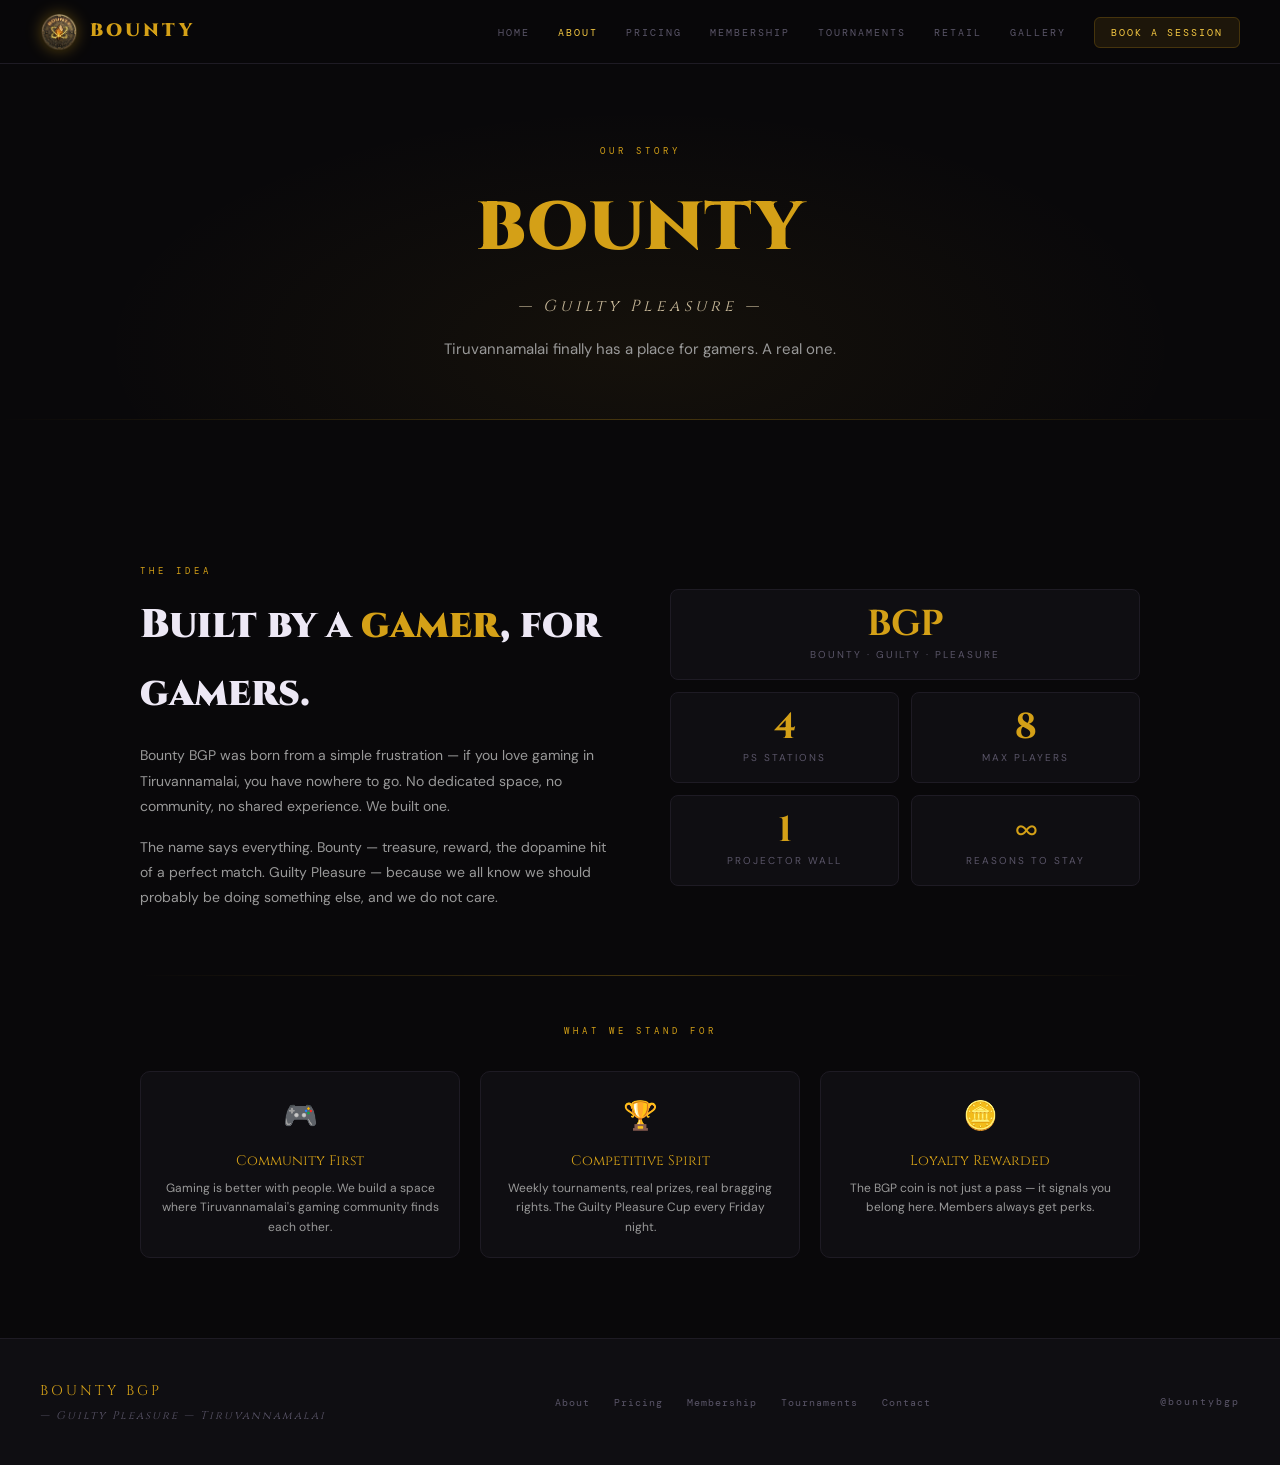
<file: about.html>
<!DOCTYPE html>
<html lang="en">
<head>
<meta charset="UTF-8"/>
<meta name="viewport" content="width=device-width,initial-scale=1.0"/>
<title>About · Bounty BGP</title>
<link rel="stylesheet" href="../css/style.css"/>
<style>
.page-hero{padding:80px 0 56px;text-align:center;background:radial-gradient(ellipse at 50% 80%,rgba(212,160,23,.06) 0%,transparent 60%)}
.page-hero h1{color:var(--gold);margin-bottom:6px}
.tag-line{font-family:"Cinzel",serif;font-size:16px;font-style:italic;color:var(--parchment);letter-spacing:4px;margin-bottom:16px}
.about-grid{display:grid;grid-template-columns:1fr 1fr;gap:60px;align-items:center;padding:64px 0}
.sb{background:var(--surface);border:1px solid var(--border);border-radius:8px;padding:16px;text-align:center}
.bn{font-family:"Cinzel",serif;font-size:36px;font-weight:700;color:var(--gold);line-height:1}
.bl{font-size:10px;color:var(--muted);letter-spacing:2px;text-transform:uppercase;margin-top:4px}
.vc{background:var(--surface);border:1px solid var(--border);border-radius:10px;padding:20px;text-align:center}
.vi{font-size:28px;margin-bottom:10px}
.vt{font-family:"Cinzel",serif;font-size:14px;color:var(--gold);margin-bottom:6px}
.vd{font-size:12px;color:#999;line-height:1.6}
</style>
</head>
<body>
<nav>
  <a href="../index.html" class="nav-brand">
    <img class="nav-coin" src="[data-uri]" alt="BGP"/>
    <span class="nav-title">BOUNTY</span>
  </a>
  <ul class="nav-links"><li><a href="../index.html">Home</a></li>
<li><a href="about.html" class="active">About</a></li>
<li><a href="pricing.html">Pricing</a></li>
<li><a href="membership.html">Membership</a></li>
<li><a href="tournaments.html">Tournaments</a></li>
<li><a href="retail.html">Retail</a></li>
<li><a href="gallery.html">Gallery</a></li>
<li><a href="contact.html" class="nav-book">Book a Session</a></li></ul>
</nav>

<section class="page-hero"><div class="container">
  <div class="section-label">Our Story</div><h1>BOUNTY</h1>
  <div class="tag-line">— Guilty Pleasure —</div>
  <p style="color:#999;max-width:500px;margin:0 auto;font-size:15px;line-height:1.8">Tiruvannamalai finally has a place for gamers. A real one.</p>
</div></section>
<div class="divider"></div>
<section><div class="container">
  <div class="about-grid">
    <div>
      <div class="section-label">The Idea</div>
      <h2>Built by a <span class="gold">gamer</span>, for gamers.</h2>
      <p style="color:#999;margin:16px 0;line-height:1.8">Bounty BGP was born from a simple frustration — if you love gaming in Tiruvannamalai, you have nowhere to go. No dedicated space, no community, no shared experience. We built one.</p>
      <p style="color:#999;line-height:1.8">The name says everything. Bounty — treasure, reward, the dopamine hit of a perfect match. Guilty Pleasure — because we all know we should probably be doing something else, and we do not care.</p>
    </div>
    <div style="display:grid;grid-template-columns:1fr 1fr;gap:12px">
      <div class="sb" style="grid-column:span 2"><div class="bn">BGP</div><div class="bl">Bounty &middot; Guilty &middot; Pleasure</div></div>
      <div class="sb"><div class="bn">4</div><div class="bl">PS Stations</div></div>
      <div class="sb"><div class="bn">8</div><div class="bl">Max Players</div></div>
      <div class="sb"><div class="bn">1</div><div class="bl">Projector Wall</div></div>
      <div class="sb"><div class="bn">&#8734;</div><div class="bl">Reasons to Stay</div></div>
    </div>
  </div>
  <div class="divider" style="margin:0 0 48px"></div>
  <div class="section-label" style="text-align:center;margin-bottom:32px">What We Stand For</div>
  <div class="grid-3">
    <div class="vc"><div class="vi">&#x1F3AE;</div><div class="vt">Community First</div><div class="vd">Gaming is better with people. We build a space where Tiruvannamalai&apos;s gaming community finds each other.</div></div>
    <div class="vc"><div class="vi">&#x1F3C6;</div><div class="vt">Competitive Spirit</div><div class="vd">Weekly tournaments, real prizes, real bragging rights. The Guilty Pleasure Cup every Friday night.</div></div>
    <div class="vc"><div class="vi">&#x1FA99;</div><div class="vt">Loyalty Rewarded</div><div class="vd">The BGP coin is not just a pass — it signals you belong here. Members always get perks.</div></div>
  </div>
</div></section>
<footer>
  <div><div class="footer-brand">BOUNTY BGP</div><div class="footer-tagline">— Guilty Pleasure — Tiruvannamalai</div></div>
  <ul class="footer-links">
    <li><a href="about.html">About</a></li>
    <li><a href="pricing.html">Pricing</a></li>
    <li><a href="membership.html">Membership</a></li>
    <li><a href="tournaments.html">Tournaments</a></li>
    <li><a href="contact.html">Contact</a></li>
  </ul>
  <div class="footer-social">@bountybgp</div>
</footer>
</body>
</html>
</file>
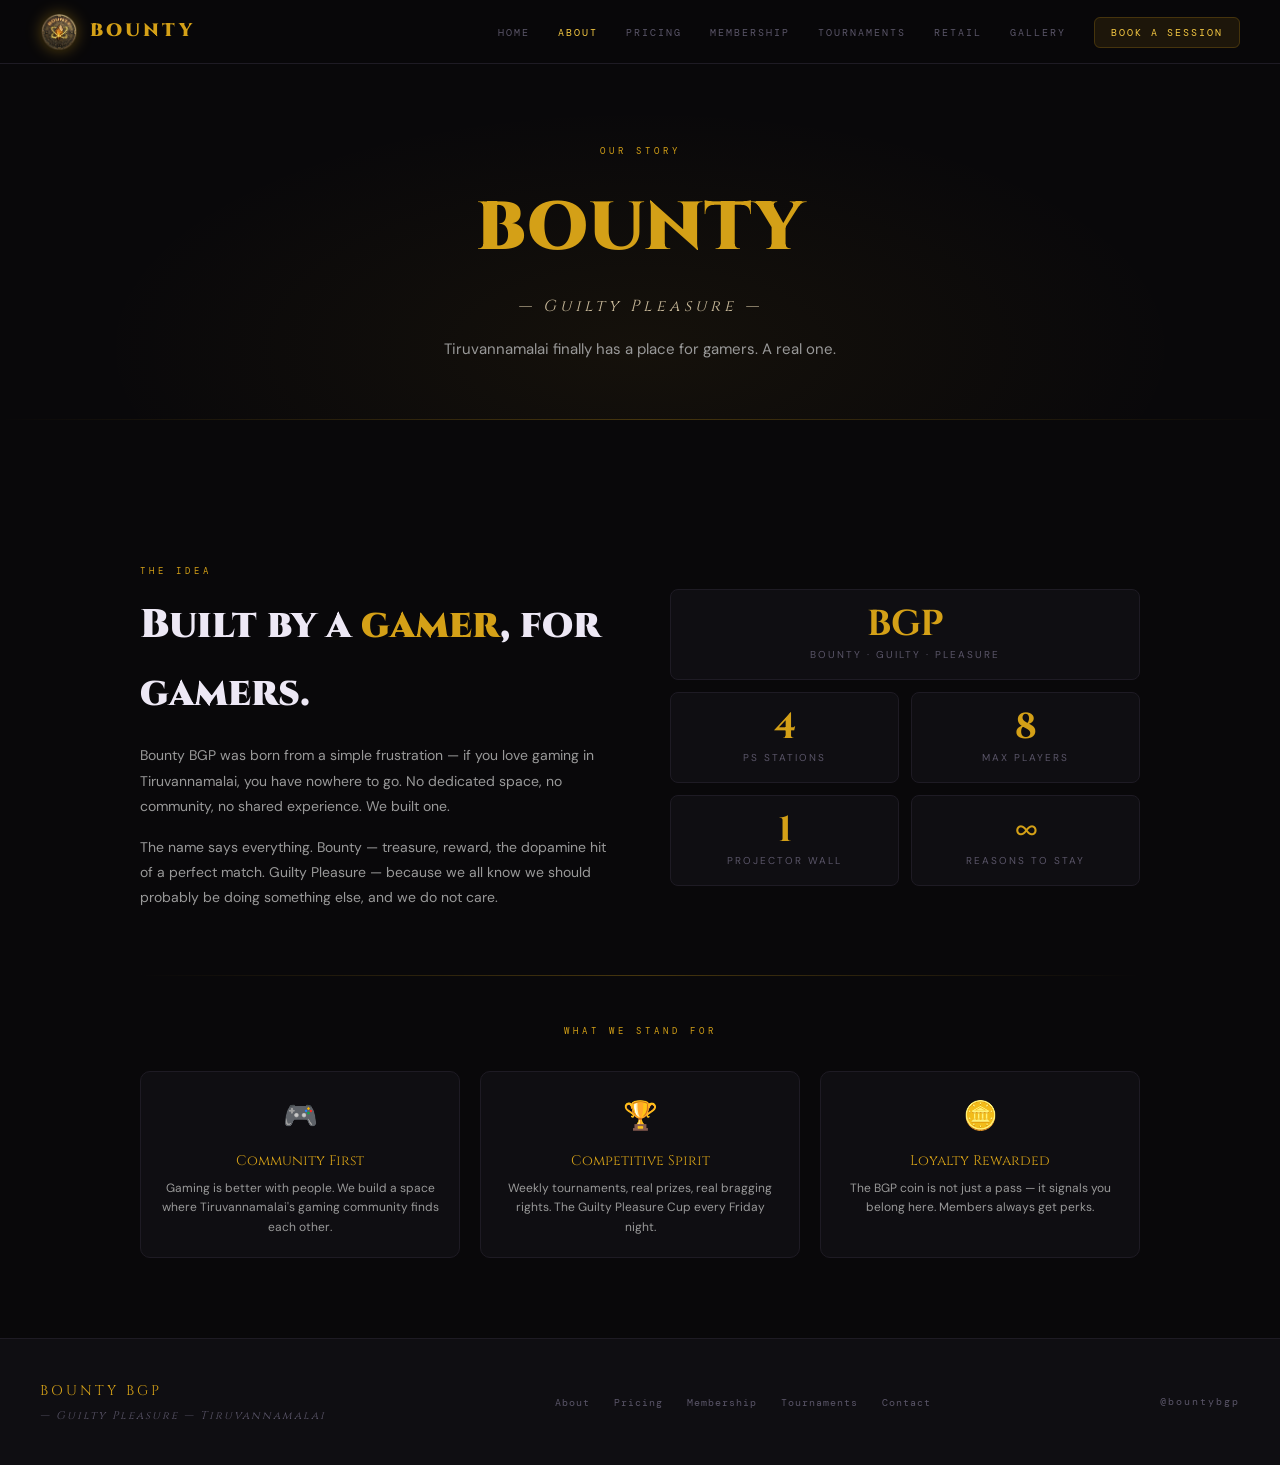
<file: pages/about.html>
<!DOCTYPE html>
<html lang="en">
<head>
<meta charset="UTF-8"/>
<meta name="viewport" content="width=device-width,initial-scale=1.0"/>
<title>About · Bounty BGP</title>
<link rel="stylesheet" href="../css/style.css"/>
<style>
.page-hero{padding:80px 0 56px;text-align:center;background:radial-gradient(ellipse at 50% 80%,rgba(212,160,23,.06) 0%,transparent 60%)}
.page-hero h1{color:var(--gold);margin-bottom:6px}
.tag-line{font-family:"Cinzel",serif;font-size:16px;font-style:italic;color:var(--parchment);letter-spacing:4px;margin-bottom:16px}
.about-grid{display:grid;grid-template-columns:1fr 1fr;gap:60px;align-items:center;padding:64px 0}
.sb{background:var(--surface);border:1px solid var(--border);border-radius:8px;padding:16px;text-align:center}
.bn{font-family:"Cinzel",serif;font-size:36px;font-weight:700;color:var(--gold);line-height:1}
.bl{font-size:10px;color:var(--muted);letter-spacing:2px;text-transform:uppercase;margin-top:4px}
.vc{background:var(--surface);border:1px solid var(--border);border-radius:10px;padding:20px;text-align:center}
.vi{font-size:28px;margin-bottom:10px}
.vt{font-family:"Cinzel",serif;font-size:14px;color:var(--gold);margin-bottom:6px}
.vd{font-size:12px;color:#999;line-height:1.6}
</style>
</head>
<body>
<nav>
  <a href="../index.html" class="nav-brand">
    <img class="nav-coin" src="[data-uri]" alt="BGP"/>
    <span class="nav-title">BOUNTY</span>
  </a>
  <ul class="nav-links"><li><a href="../index.html">Home</a></li>
<li><a href="about.html" class="active">About</a></li>
<li><a href="pricing.html">Pricing</a></li>
<li><a href="membership.html">Membership</a></li>
<li><a href="tournaments.html">Tournaments</a></li>
<li><a href="retail.html">Retail</a></li>
<li><a href="gallery.html">Gallery</a></li>
<li><a href="contact.html" class="nav-book">Book a Session</a></li></ul>
</nav>

<section class="page-hero"><div class="container">
  <div class="section-label">Our Story</div><h1>BOUNTY</h1>
  <div class="tag-line">— Guilty Pleasure —</div>
  <p style="color:#999;max-width:500px;margin:0 auto;font-size:15px;line-height:1.8">Tiruvannamalai finally has a place for gamers. A real one.</p>
</div></section>
<div class="divider"></div>
<section><div class="container">
  <div class="about-grid">
    <div>
      <div class="section-label">The Idea</div>
      <h2>Built by a <span class="gold">gamer</span>, for gamers.</h2>
      <p style="color:#999;margin:16px 0;line-height:1.8">Bounty BGP was born from a simple frustration — if you love gaming in Tiruvannamalai, you have nowhere to go. No dedicated space, no community, no shared experience. We built one.</p>
      <p style="color:#999;line-height:1.8">The name says everything. Bounty — treasure, reward, the dopamine hit of a perfect match. Guilty Pleasure — because we all know we should probably be doing something else, and we do not care.</p>
    </div>
    <div style="display:grid;grid-template-columns:1fr 1fr;gap:12px">
      <div class="sb" style="grid-column:span 2"><div class="bn">BGP</div><div class="bl">Bounty &middot; Guilty &middot; Pleasure</div></div>
      <div class="sb"><div class="bn">4</div><div class="bl">PS Stations</div></div>
      <div class="sb"><div class="bn">8</div><div class="bl">Max Players</div></div>
      <div class="sb"><div class="bn">1</div><div class="bl">Projector Wall</div></div>
      <div class="sb"><div class="bn">&#8734;</div><div class="bl">Reasons to Stay</div></div>
    </div>
  </div>
  <div class="divider" style="margin:0 0 48px"></div>
  <div class="section-label" style="text-align:center;margin-bottom:32px">What We Stand For</div>
  <div class="grid-3">
    <div class="vc"><div class="vi">&#x1F3AE;</div><div class="vt">Community First</div><div class="vd">Gaming is better with people. We build a space where Tiruvannamalai&apos;s gaming community finds each other.</div></div>
    <div class="vc"><div class="vi">&#x1F3C6;</div><div class="vt">Competitive Spirit</div><div class="vd">Weekly tournaments, real prizes, real bragging rights. The Guilty Pleasure Cup every Friday night.</div></div>
    <div class="vc"><div class="vi">&#x1FA99;</div><div class="vt">Loyalty Rewarded</div><div class="vd">The BGP coin is not just a pass — it signals you belong here. Members always get perks.</div></div>
  </div>
</div></section>
<footer>
  <div><div class="footer-brand">BOUNTY BGP</div><div class="footer-tagline">— Guilty Pleasure — Tiruvannamalai</div></div>
  <ul class="footer-links">
    <li><a href="about.html">About</a></li>
    <li><a href="pricing.html">Pricing</a></li>
    <li><a href="membership.html">Membership</a></li>
    <li><a href="tournaments.html">Tournaments</a></li>
    <li><a href="contact.html">Contact</a></li>
  </ul>
  <div class="footer-social">@bountybgp</div>
</footer>
</body>
</html>
</file>
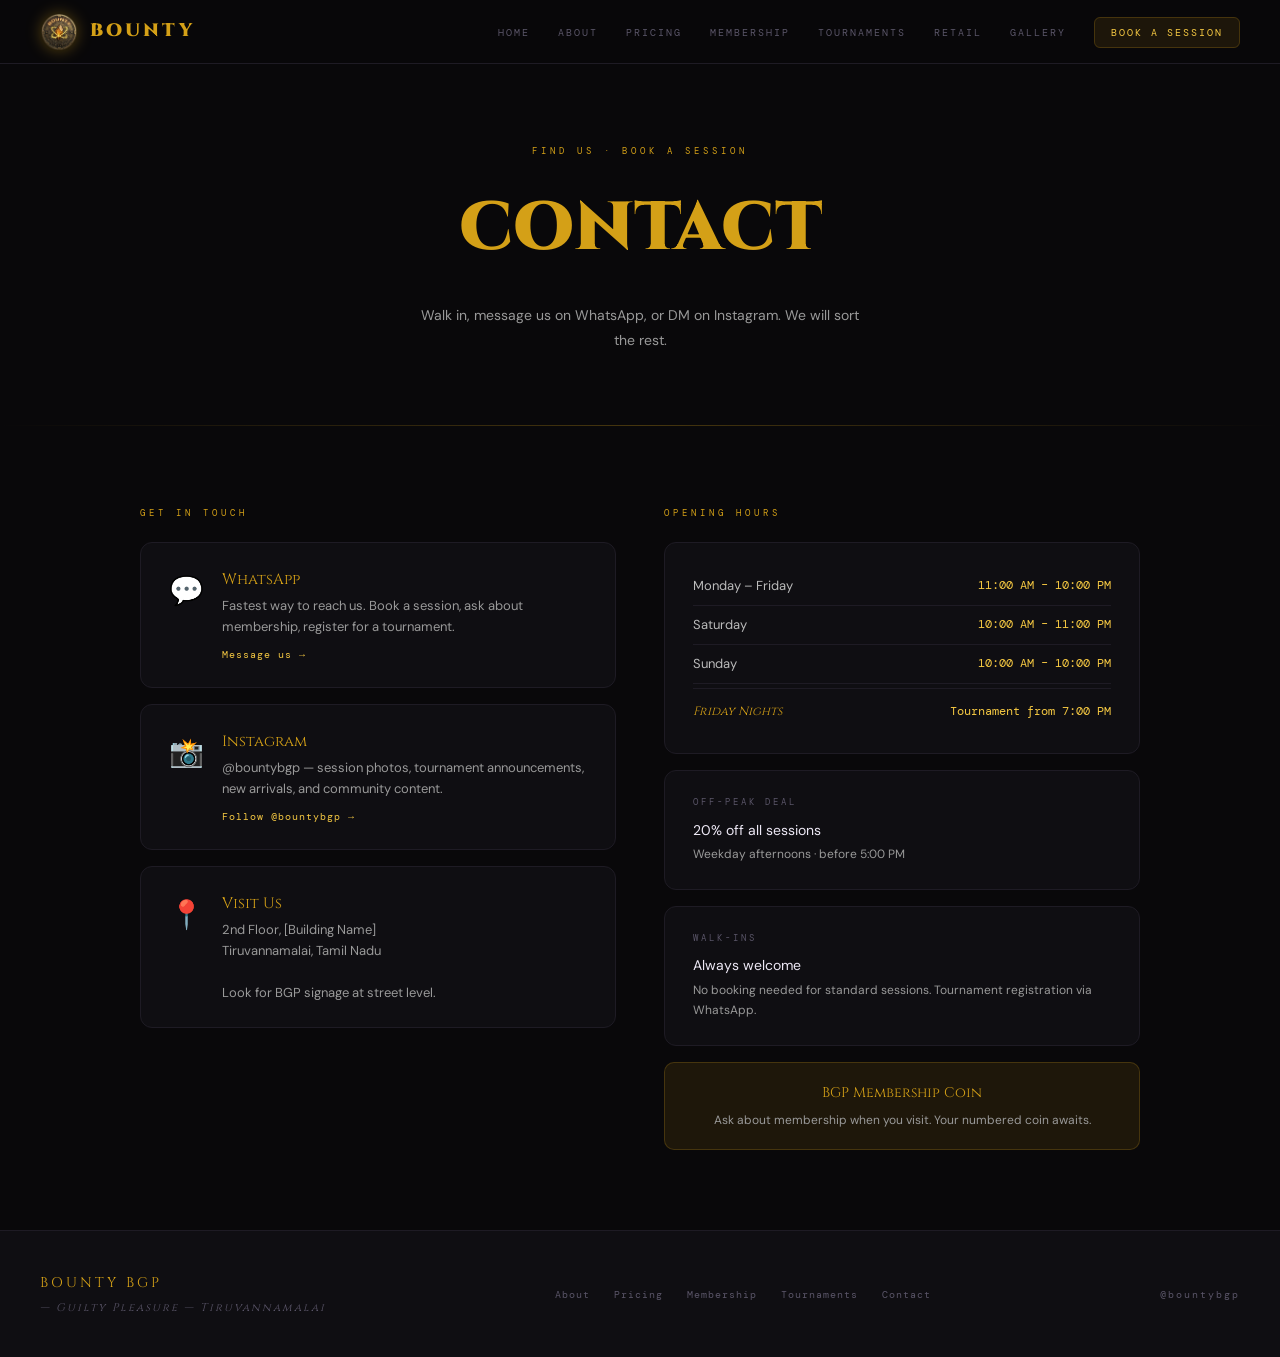
<file: pages/contact.html>
<!DOCTYPE html>
<html lang="en">
<head>
<meta charset="UTF-8"/>
<meta name="viewport" content="width=device-width,initial-scale=1.0"/>
<title>Book a Session · Bounty BGP</title>
<link rel="stylesheet" href="../css/style.css"/>
<style>
.page-hero{padding:80px 0 56px;text-align:center;display:flex;flex-direction:column;align-items:center}
.page-hero h1{color:var(--gold)}
.cg{display:grid;grid-template-columns:1fr 1fr;gap:48px;align-items:start}
.cm{background:var(--surface);border:1px solid var(--border);border-radius:12px;padding:24px 28px;margin-bottom:16px;display:flex;gap:18px;align-items:flex-start;text-decoration:none;transition:border-color .2s;color:inherit}
.cm:hover{border-color:var(--gold-border)}
.cmi{font-size:28px;flex-shrink:0}
.cmt{font-family:"Cinzel",serif;font-size:15px;color:var(--gold);margin-bottom:4px}
.cmd{font-size:13px;color:#999;line-height:1.6}
.cmc{font-family:"DM Mono",monospace;font-size:10px;color:var(--gold-light);letter-spacing:1px;margin-top:8px}
.ib{background:var(--surface);border:1px solid var(--border);border-radius:12px;padding:24px 28px;margin-bottom:16px}
.il{font-family:"DM Mono",monospace;font-size:9px;letter-spacing:3px;text-transform:uppercase;color:var(--muted);margin-bottom:8px}
.iv{font-size:14px;color:var(--white)}
.is{font-size:12px;color:#999;margin-top:2px}
.hr{display:flex;justify-content:space-between;padding:8px 0;border-bottom:1px solid var(--border);font-size:13px}
.hr:last-child{border-bottom:none}
.hd{color:#bbb}.ht{color:var(--gold-light);font-family:"DM Mono",monospace;font-size:12px}
</style>
</head>
<body>
<nav>
  <a href="../index.html" class="nav-brand">
    <img class="nav-coin" src="[data-uri]" alt="BGP"/>
    <span class="nav-title">BOUNTY</span>
  </a>
  <ul class="nav-links"><li><a href="../index.html">Home</a></li>
<li><a href="about.html">About</a></li>
<li><a href="pricing.html">Pricing</a></li>
<li><a href="membership.html">Membership</a></li>
<li><a href="tournaments.html">Tournaments</a></li>
<li><a href="retail.html">Retail</a></li>
<li><a href="gallery.html">Gallery</a></li>
<li><a href="contact.html" class="nav-book active">Book a Session</a></li></ul>
</nav>

<section class="page-hero"><div class="container">
  <div class="section-label">Find Us &middot; Book a Session</div><h1>CONTACT</h1>
  <p style="color:#999;max-width:440px;margin:16px auto;font-size:14px;line-height:1.8">Walk in, message us on WhatsApp, or DM on Instagram. We will sort the rest.</p>
</div></section>
<div class="divider"></div>
<section><div class="container">
  <div class="cg">
    <div>
      <div class="section-label" style="margin-bottom:20px">Get in Touch</div>
      <a href="https://wa.me/91XXXXXXXXXX" class="cm">
        <div class="cmi">&#x1F4AC;</div>
        <div><div class="cmt">WhatsApp</div><div class="cmd">Fastest way to reach us. Book a session, ask about membership, register for a tournament.</div><div class="cmc">Message us &#8594;</div></div>
      </a>
      <a href="https://www.instagram.com/bountybgp" target="_blank" class="cm">
        <div class="cmi">&#x1F4F8;</div>
        <div><div class="cmt">Instagram</div><div class="cmd">@bountybgp — session photos, tournament announcements, new arrivals, and community content.</div><div class="cmc">Follow @bountybgp &#8594;</div></div>
      </a>
      <div class="cm" style="cursor:default">
        <div class="cmi">&#x1F4CD;</div>
        <div><div class="cmt">Visit Us</div><div class="cmd">2nd Floor, [Building Name]<br>Tiruvannamalai, Tamil Nadu<br><br>Look for BGP signage at street level.</div></div>
      </div>
    </div>
    <div>
      <div class="section-label" style="margin-bottom:20px">Opening Hours</div>
      <div class="ib">
        <div class="hr"><span class="hd">Monday &ndash; Friday</span><span class="ht">11:00 AM &ndash; 10:00 PM</span></div>
        <div class="hr"><span class="hd">Saturday</span><span class="ht">10:00 AM &ndash; 11:00 PM</span></div>
        <div class="hr"><span class="hd">Sunday</span><span class="ht">10:00 AM &ndash; 10:00 PM</span></div>
        <div class="hr" style="padding-top:12px;margin-top:4px;border-top:1px solid var(--border)">
          <span style="font-size:12px;color:var(--gold);font-style:italic;font-family:Cinzel,serif">Friday Nights</span>
          <span class="ht">Tournament from 7:00 PM</span>
        </div>
      </div>
      <div class="ib"><div class="il">Off-Peak Deal</div><div class="iv">20% off all sessions</div><div class="is">Weekday afternoons &middot; before 5:00 PM</div></div>
      <div class="ib"><div class="il">Walk-ins</div><div class="iv">Always welcome</div><div class="is">No booking needed for standard sessions. Tournament registration via WhatsApp.</div></div>
      <div style="background:var(--gold-dim);border:1px solid var(--gold-border);border-radius:10px;padding:18px;text-align:center">
        <div style="font-family:Cinzel,serif;font-size:14px;color:var(--gold);margin-bottom:6px">BGP Membership Coin</div>
        <div style="font-size:12px;color:#999">Ask about membership when you visit. Your numbered coin awaits.</div>
      </div>
    </div>
  </div>
</div></section>
<footer>
  <div><div class="footer-brand">BOUNTY BGP</div><div class="footer-tagline">— Guilty Pleasure — Tiruvannamalai</div></div>
  <ul class="footer-links">
    <li><a href="about.html">About</a></li>
    <li><a href="pricing.html">Pricing</a></li>
    <li><a href="membership.html">Membership</a></li>
    <li><a href="tournaments.html">Tournaments</a></li>
    <li><a href="contact.html">Contact</a></li>
  </ul>
  <div class="footer-social">@bountybgp</div>
</footer>
</body>
</html>
</file>
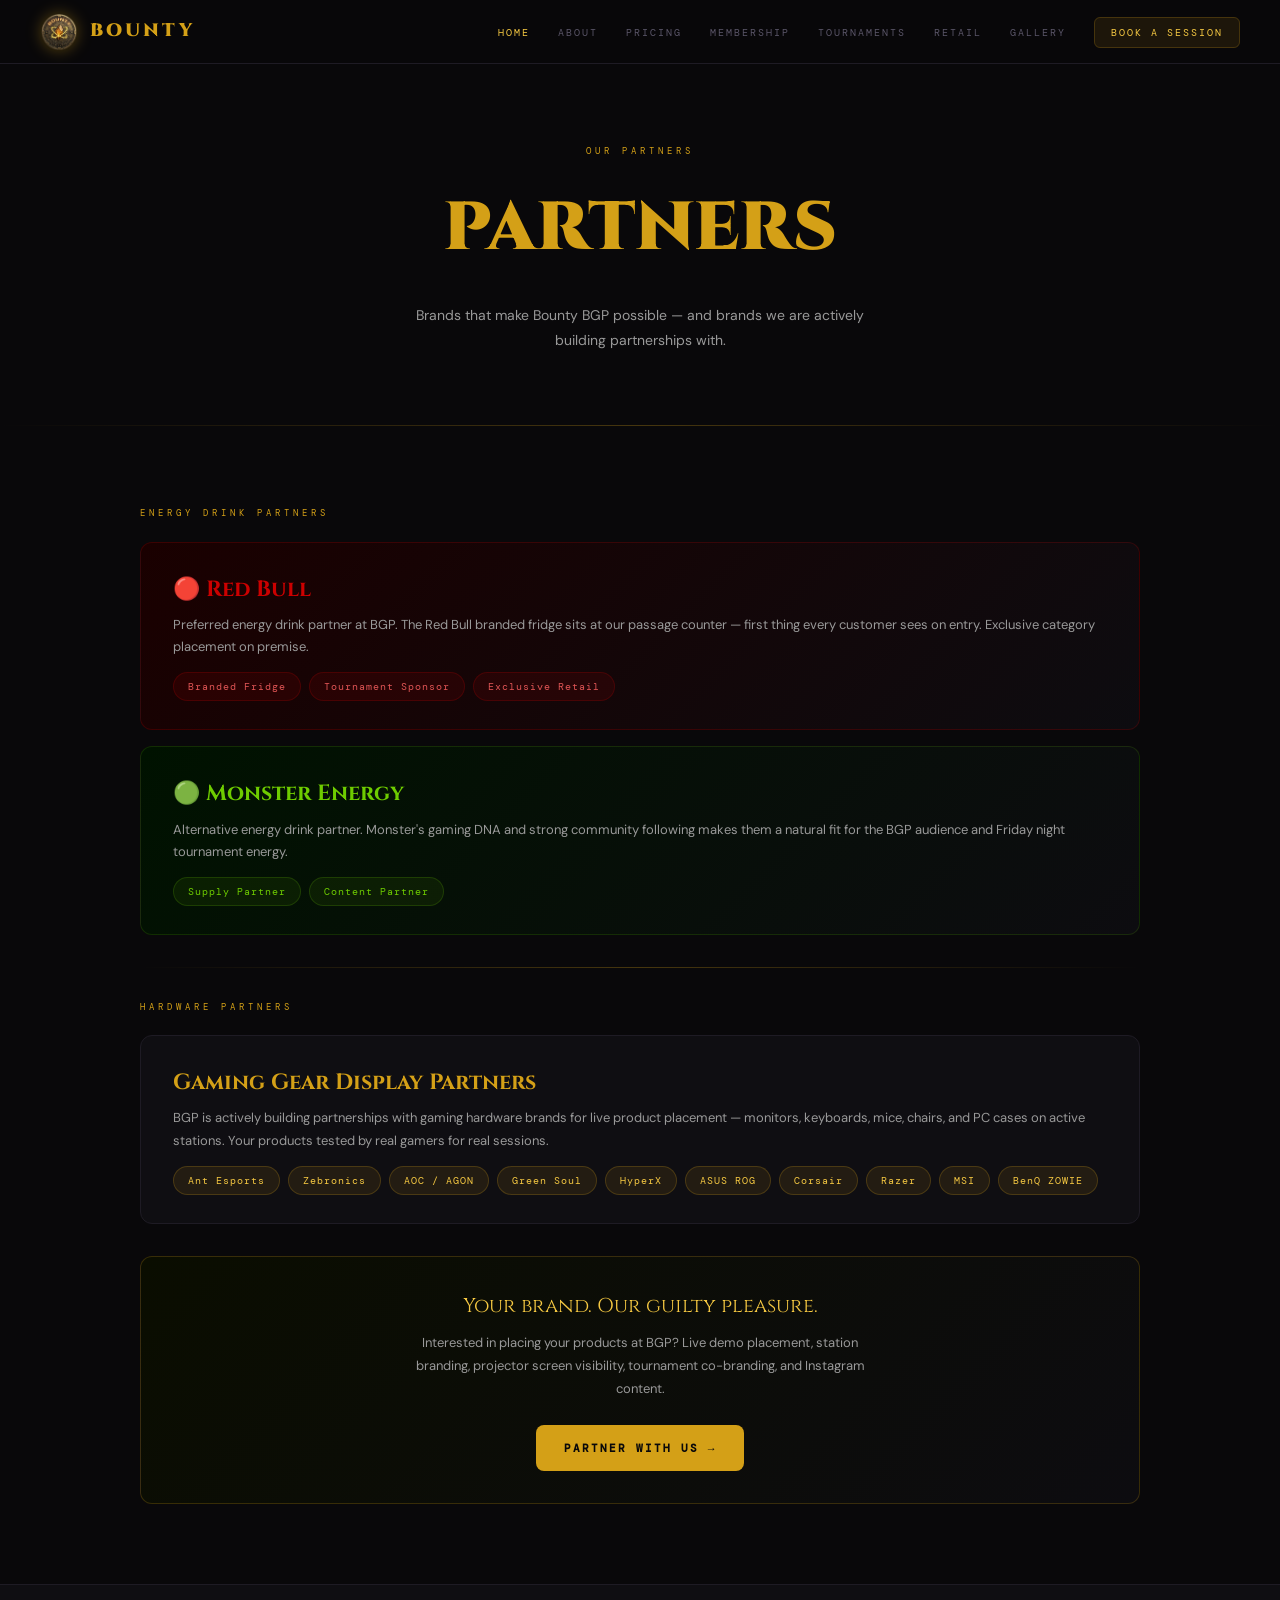
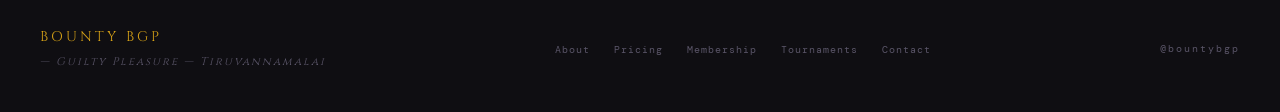
<file: pages/partners.html>
<!DOCTYPE html>
<html lang="en">
<head>
<meta charset="UTF-8"/>
<meta name="viewport" content="width=device-width,initial-scale=1.0"/>
<title>Partners · Bounty BGP</title>
<link rel="stylesheet" href="../css/style.css"/>
<style>
.page-hero{padding:80px 0 56px;text-align:center;display:flex;flex-direction:column;align-items:center}
.page-hero h1{color:var(--gold)}
.pb{border-radius:12px;padding:28px 32px;margin-bottom:16px}
.pb.rb{background:linear-gradient(135deg,#1A0000,#0D0C10);border:1px solid rgba(204,0,0,.2)}
.pb.mn{background:linear-gradient(135deg,#001200,#0D0C10);border:1px solid rgba(110,204,0,.15)}
.pb.hw{background:var(--surface);border:1px solid var(--border)}
.pn{font-family:"Cinzel",serif;font-size:22px;font-weight:700;margin-bottom:6px}
.rb .pn{color:#CC0000}.mn .pn{color:#6ECC00}.hw .pn{color:var(--gold)}
.pdesc{font-size:13px;color:#999;line-height:1.7;margin-bottom:14px}
.bt{display:flex;flex-wrap:wrap;gap:8px}
.btag{border-radius:20px;padding:5px 14px;font-size:10px;font-family:"DM Mono",monospace;letter-spacing:1px}
.btag.rb{background:rgba(204,0,0,.1);color:#E05555;border:1px solid rgba(204,0,0,.2)}
.btag.mn{background:rgba(110,204,0,.08);color:#6ECC00;border:1px solid rgba(110,204,0,.18)}
.btag.hw{background:var(--gold-dim);color:var(--gold-light);border:1px solid var(--gold-border)}
</style>
</head>
<body>
<nav>
  <a href="../index.html" class="nav-brand">
    <img class="nav-coin" src="[data-uri]" alt="BGP"/>
    <span class="nav-title">BOUNTY</span>
  </a>
  <ul class="nav-links"><li><a href="../index.html" class="active">Home</a></li>
<li><a href="about.html">About</a></li>
<li><a href="pricing.html">Pricing</a></li>
<li><a href="membership.html">Membership</a></li>
<li><a href="tournaments.html">Tournaments</a></li>
<li><a href="retail.html">Retail</a></li>
<li><a href="gallery.html">Gallery</a></li>
<li><a href="contact.html" class="nav-book">Book a Session</a></li></ul>
</nav>

<section class="page-hero"><div class="container">
  <div class="section-label">Our Partners</div><h1>PARTNERS</h1>
  <p style="color:#999;max-width:480px;margin:16px auto;font-size:14px;line-height:1.8">Brands that make Bounty BGP possible — and brands we are actively building partnerships with.</p>
</div></section>
<div class="divider"></div>
<section><div class="container">
  <div class="section-label" style="margin-bottom:20px">Energy Drink Partners</div>
  <div class="pb rb">
    <div class="pn">&#x1F534; Red Bull</div>
    <div class="pdesc">Preferred energy drink partner at BGP. The Red Bull branded fridge sits at our passage counter — first thing every customer sees on entry. Exclusive category placement on premise.</div>
    <div class="bt"><span class="btag rb">Branded Fridge</span><span class="btag rb">Tournament Sponsor</span><span class="btag rb">Exclusive Retail</span></div>
  </div>
  <div class="pb mn">
    <div class="pn">&#x1F7E2; Monster Energy</div>
    <div class="pdesc">Alternative energy drink partner. Monster&apos;s gaming DNA and strong community following makes them a natural fit for the BGP audience and Friday night tournament energy.</div>
    <div class="bt"><span class="btag mn">Supply Partner</span><span class="btag mn">Content Partner</span></div>
  </div>
  <div class="divider" style="margin:32px 0"></div>
  <div class="section-label" style="margin-bottom:20px">Hardware Partners</div>
  <div class="pb hw">
    <div class="pn">Gaming Gear Display Partners</div>
    <div class="pdesc">BGP is actively building partnerships with gaming hardware brands for live product placement — monitors, keyboards, mice, chairs, and PC cases on active stations. Your products tested by real gamers for real sessions.</div>
    <div class="bt">
      <span class="btag hw">Ant Esports</span><span class="btag hw">Zebronics</span><span class="btag hw">AOC / AGON</span>
      <span class="btag hw">Green Soul</span><span class="btag hw">HyperX</span><span class="btag hw">ASUS ROG</span>
      <span class="btag hw">Corsair</span><span class="btag hw">Razer</span><span class="btag hw">MSI</span><span class="btag hw">BenQ ZOWIE</span>
    </div>
  </div>
  <div style="background:linear-gradient(135deg,#0A0D00,#0D0C10);border:1px solid var(--gold-border);border-radius:12px;padding:32px;text-align:center;margin-top:32px">
    <div style="font-family:Cinzel,serif;font-size:20px;color:var(--gold-light);margin-bottom:8px">Your brand. Our guilty pleasure.</div>
    <p style="color:#999;font-size:13px;line-height:1.8;max-width:480px;margin:0 auto 24px">Interested in placing your products at BGP? Live demo placement, station branding, projector screen visibility, tournament co-branding, and Instagram content.</p>
    <a href="contact.html" class="btn btn-gold">Partner With Us &#8594;</a>
  </div>
</div></section>
<footer>
  <div><div class="footer-brand">BOUNTY BGP</div><div class="footer-tagline">— Guilty Pleasure — Tiruvannamalai</div></div>
  <ul class="footer-links">
    <li><a href="about.html">About</a></li>
    <li><a href="pricing.html">Pricing</a></li>
    <li><a href="membership.html">Membership</a></li>
    <li><a href="tournaments.html">Tournaments</a></li>
    <li><a href="contact.html">Contact</a></li>
  </ul>
  <div class="footer-social">@bountybgp</div>
</footer>
</body>
</html>
</file>
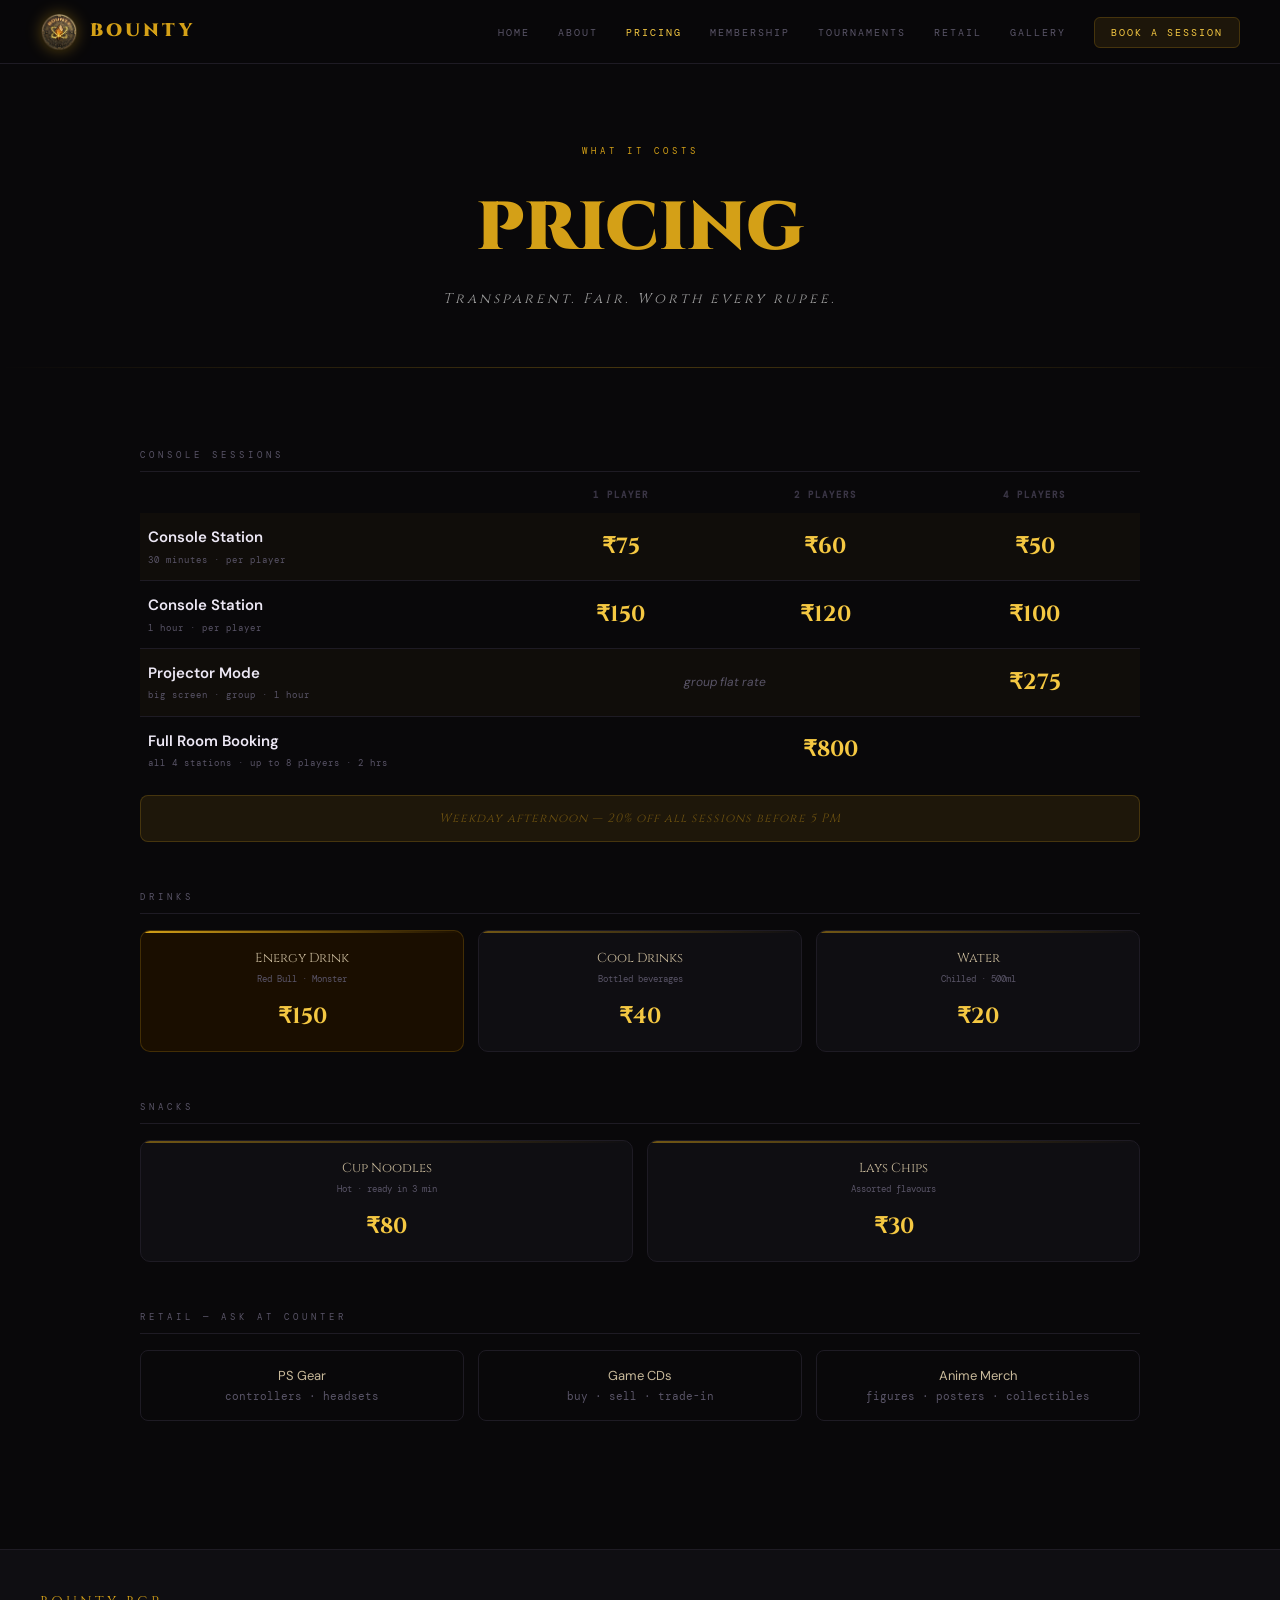
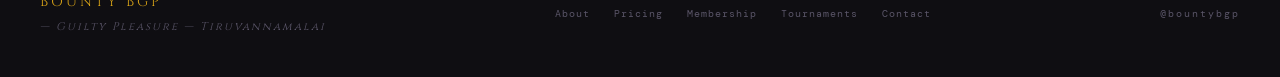
<file: pages/pricing.html>
<!DOCTYPE html>
<html lang="en">
<head>
<meta charset="UTF-8"/>
<meta name="viewport" content="width=device-width,initial-scale=1.0"/>
<title>Pricing · Bounty BGP</title>
<link rel="stylesheet" href="../css/style.css"/>
<style>
.page-hero{padding:80px 0 56px;text-align:center;display:flex;flex-direction:column;align-items:center}
.page-hero h1{color:var(--gold)}
.ps{margin-bottom:48px}
.ps-title{font-family:"DM Mono",monospace;font-size:9px;letter-spacing:4px;text-transform:uppercase;color:var(--muted);margin-bottom:16px;padding-bottom:8px;border-bottom:1px solid var(--border)}
.pt{width:100%;border-collapse:collapse}
.pt th{font-family:"DM Mono",monospace;font-size:9px;letter-spacing:2px;text-transform:uppercase;color:#3A3545;text-align:center;padding:0 0 10px}
.pt th.l{text-align:left}
.pt td{padding:12px 8px;border-bottom:1px solid var(--border);vertical-align:middle}
.pt tr:nth-child(odd) td{background:rgba(212,160,23,.03)}
.pt tr:last-child td{border-bottom:none}
.rn{font-size:15px;font-weight:600;color:var(--white);display:block}
.rs{font-family:"DM Mono",monospace;font-size:9px;color:var(--muted);letter-spacing:1px;display:block;margin-top:2px}
.pv{font-family:"Cinzel",serif;font-size:22px;font-weight:700;color:var(--gold-light);text-align:center;display:block}
.dg{display:grid;grid-template-columns:repeat(3,1fr);gap:14px}
.sg{display:grid;grid-template-columns:1fr 1fr;gap:14px}
.dc{background:var(--surface);border:1px solid var(--border);border-radius:10px;padding:16px;text-align:center;position:relative;overflow:hidden}
.dc::before{content:"";position:absolute;top:0;left:0;right:0;height:2px;background:linear-gradient(90deg,var(--gold),transparent);opacity:.5}
.dc.f{border-color:var(--gold-border);background:#1A0E00}
.dc.f::before{opacity:1}
.dn{font-family:"Cinzel",serif;font-size:13px;color:var(--parchment);margin-bottom:3px}
.dsub{font-family:"DM Mono",monospace;font-size:9px;color:var(--muted);margin-bottom:10px}
.dp{font-family:"Cinzel",serif;font-size:22px;font-weight:700;color:var(--gold-light)}
.rr{display:flex;gap:14px}
.rc{flex:1;border:1px solid var(--border);border-radius:8px;padding:14px;text-align:center}
.op{border:1px solid var(--gold-border);border-radius:8px;padding:12px 20px;text-align:center;font-family:"Cinzel",serif;font-size:12px;font-style:italic;color:#6B5010;letter-spacing:1px;margin-top:12px;background:var(--gold-dim)}
</style>
</head>
<body>
<nav>
  <a href="../index.html" class="nav-brand">
    <img class="nav-coin" src="[data-uri]" alt="BGP"/>
    <span class="nav-title">BOUNTY</span>
  </a>
  <ul class="nav-links"><li><a href="../index.html">Home</a></li>
<li><a href="about.html">About</a></li>
<li><a href="pricing.html" class="active">Pricing</a></li>
<li><a href="membership.html">Membership</a></li>
<li><a href="tournaments.html">Tournaments</a></li>
<li><a href="retail.html">Retail</a></li>
<li><a href="gallery.html">Gallery</a></li>
<li><a href="contact.html" class="nav-book">Book a Session</a></li></ul>
</nav>

<section class="page-hero"><div class="container">
  <div class="section-label">What It Costs</div><h1>PRICING</h1>
  <p style="color:#999;font-style:italic;letter-spacing:3px;font-family:Cinzel,serif">Transparent. Fair. Worth every rupee.</p>
</div></section>
<div class="divider"></div>
<section><div class="container">
  <div class="ps">
    <div class="ps-title">Console Sessions</div>
    <table class="pt">
      <thead><tr><th class="l" style="width:38%"></th><th>1 Player</th><th>2 Players</th><th>4 Players</th></tr></thead>
      <tbody>
        <tr><td><span class="rn">Console Station</span><span class="rs">30 minutes &middot; per player</span></td><td><span class="pv">&#8377;75</span></td><td><span class="pv">&#8377;60</span></td><td><span class="pv">&#8377;50</span></td></tr>
        <tr><td><span class="rn">Console Station</span><span class="rs">1 hour &middot; per player</span></td><td><span class="pv">&#8377;150</span></td><td><span class="pv">&#8377;120</span></td><td><span class="pv">&#8377;100</span></td></tr>
        <tr><td><span class="rn">Projector Mode</span><span class="rs">big screen &middot; group &middot; 1 hour</span></td><td colspan="2" style="text-align:center;color:var(--muted);font-style:italic;font-size:12px">group flat rate</td><td><span class="pv">&#8377;275</span></td></tr>
        <tr><td><span class="rn">Full Room Booking</span><span class="rs">all 4 stations &middot; up to 8 players &middot; 2 hrs</span></td><td colspan="3" style="text-align:center"><span class="pv">&#8377;800</span></td></tr>
      </tbody>
    </table>
    <div class="op">Weekday afternoon &mdash; 20% off all sessions before 5 PM</div>
  </div>
  <div class="ps"><div class="ps-title">Drinks</div>
    <div class="dg">
      <div class="dc f"><div class="dn">Energy Drink</div><div class="dsub">Red Bull &middot; Monster</div><div class="dp">&#8377;150</div></div>
      <div class="dc"><div class="dn">Cool Drinks</div><div class="dsub">Bottled beverages</div><div class="dp">&#8377;40</div></div>
      <div class="dc"><div class="dn">Water</div><div class="dsub">Chilled &middot; 500ml</div><div class="dp">&#8377;20</div></div>
    </div>
  </div>
  <div class="ps"><div class="ps-title">Snacks</div>
    <div class="sg">
      <div class="dc"><div class="dn">Cup Noodles</div><div class="dsub">Hot &middot; ready in 3 min</div><div class="dp">&#8377;80</div></div>
      <div class="dc"><div class="dn">Lays Chips</div><div class="dsub">Assorted flavours</div><div class="dp">&#8377;30</div></div>
    </div>
  </div>
  <div class="ps"><div class="ps-title">Retail &mdash; Ask at Counter</div>
    <div class="rr">
      <div class="rc"><div style="font-size:13px;color:var(--parchment)">PS Gear</div><div style="font-size:11px;color:var(--muted);font-family:DM Mono,monospace">controllers &middot; headsets</div></div>
      <div class="rc"><div style="font-size:13px;color:var(--parchment)">Game CDs</div><div style="font-size:11px;color:var(--muted);font-family:DM Mono,monospace">buy &middot; sell &middot; trade-in</div></div>
      <div class="rc"><div style="font-size:13px;color:var(--parchment)">Anime Merch</div><div style="font-size:11px;color:var(--muted);font-family:DM Mono,monospace">figures &middot; posters &middot; collectibles</div></div>
    </div>
  </div>
</div></section>
<footer>
  <div><div class="footer-brand">BOUNTY BGP</div><div class="footer-tagline">— Guilty Pleasure — Tiruvannamalai</div></div>
  <ul class="footer-links">
    <li><a href="about.html">About</a></li>
    <li><a href="pricing.html">Pricing</a></li>
    <li><a href="membership.html">Membership</a></li>
    <li><a href="tournaments.html">Tournaments</a></li>
    <li><a href="contact.html">Contact</a></li>
  </ul>
  <div class="footer-social">@bountybgp</div>
</footer>
</body>
</html>
</file>
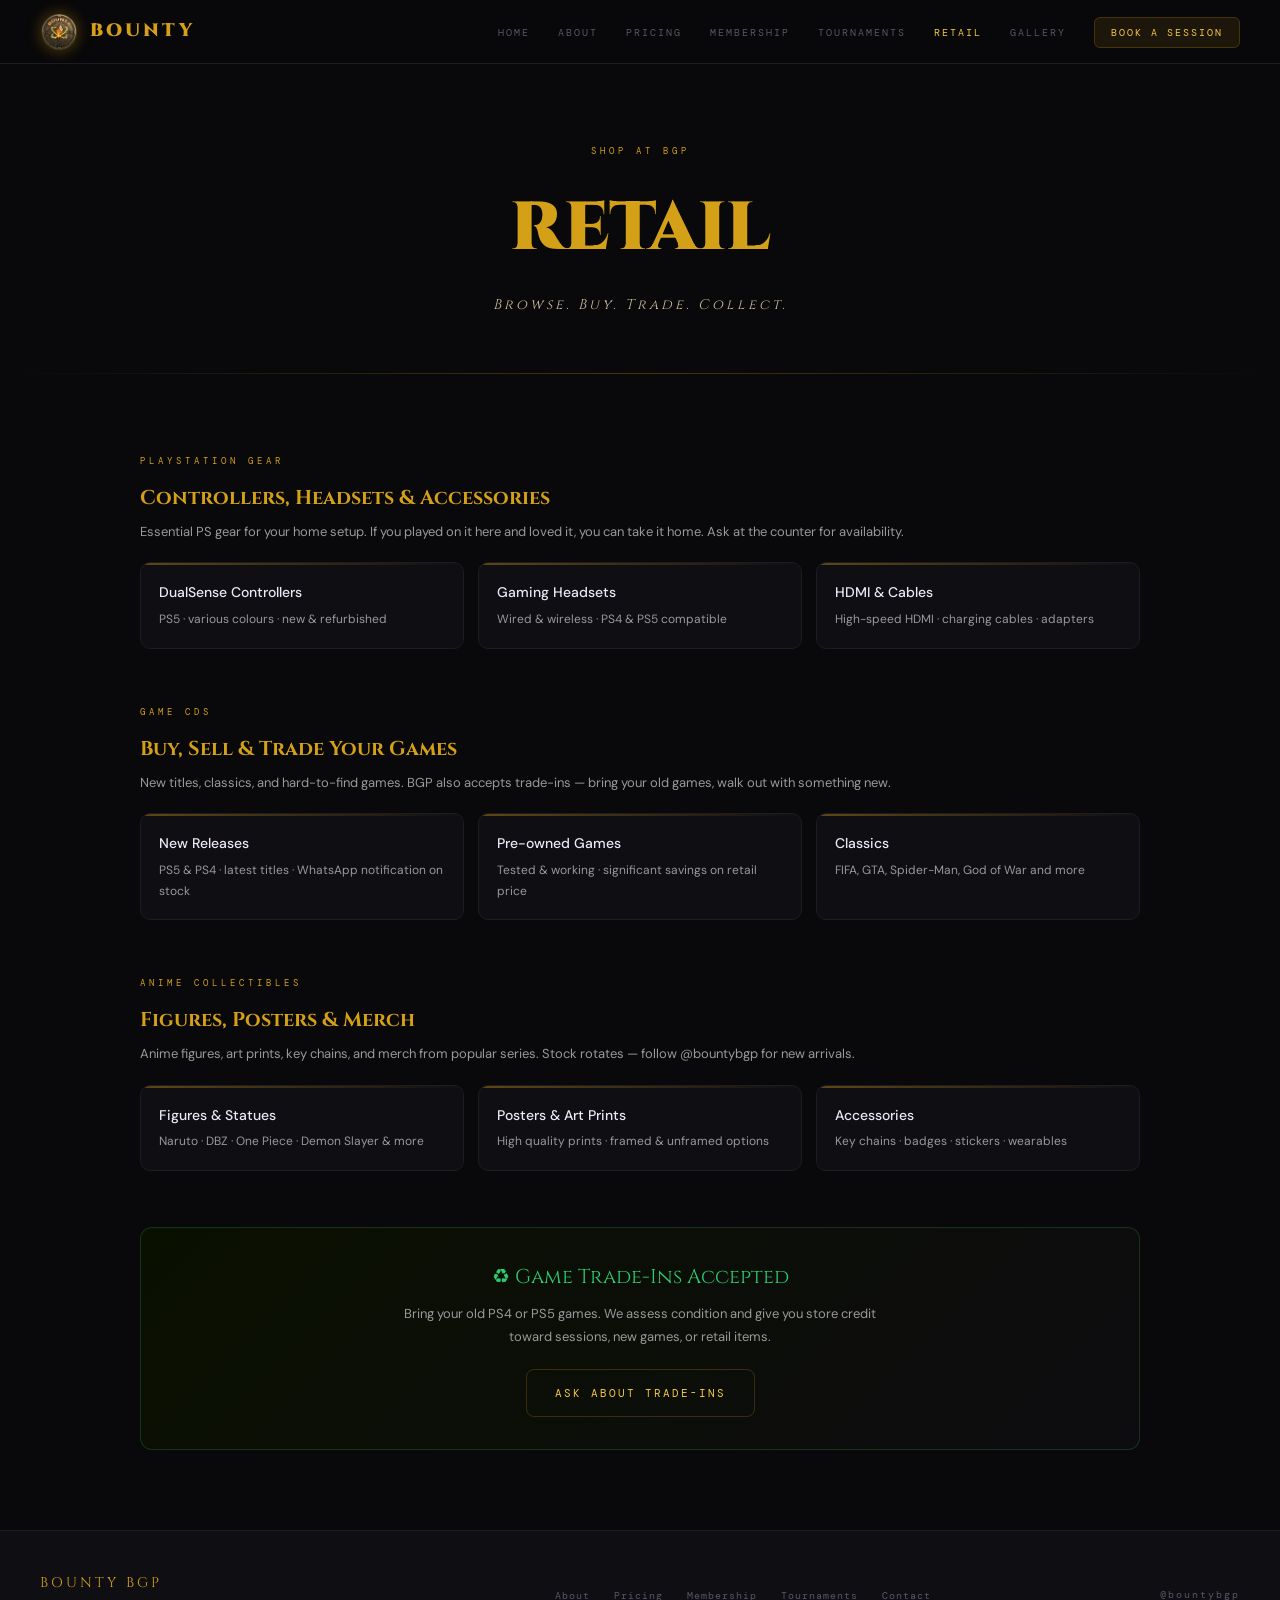
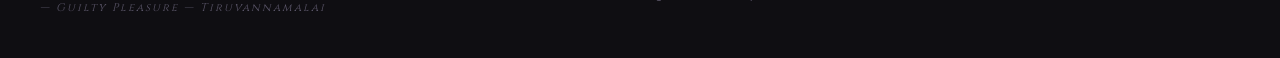
<file: pages/retail.html>
<!DOCTYPE html>
<html lang="en">
<head>
<meta charset="UTF-8"/>
<meta name="viewport" content="width=device-width,initial-scale=1.0"/>
<title>Retail · Bounty BGP</title>
<link rel="stylesheet" href="../css/style.css"/>
<style>
.page-hero{padding:80px 0 56px;text-align:center;display:flex;flex-direction:column;align-items:center}
.page-hero h1{color:var(--gold)}
.cs{margin-bottom:56px}
.ct{font-family:"Cinzel",serif;font-size:20px;font-weight:700;color:var(--gold);margin-bottom:6px}
.cd{font-size:13px;color:#999;margin-bottom:20px;line-height:1.65}
.ci{display:grid;grid-template-columns:repeat(3,1fr);gap:14px}
.ic{background:var(--surface);border:1px solid var(--border);border-radius:10px;padding:18px;position:relative;overflow:hidden}
.ic::before{content:"";position:absolute;top:0;left:0;right:0;height:2px;background:linear-gradient(90deg,var(--gold),transparent);opacity:.4}
.in{font-size:14px;color:var(--white);font-weight:500;margin-bottom:4px}
.id{font-size:12px;color:#999}
.tb{background:linear-gradient(135deg,#0A1000,#0D0C10);border:1px solid rgba(46,204,113,.2);border-radius:12px;padding:32px;text-align:center;margin-top:32px}
</style>
</head>
<body>
<nav>
  <a href="../index.html" class="nav-brand">
    <img class="nav-coin" src="[data-uri]" alt="BGP"/>
    <span class="nav-title">BOUNTY</span>
  </a>
  <ul class="nav-links"><li><a href="../index.html">Home</a></li>
<li><a href="about.html">About</a></li>
<li><a href="pricing.html">Pricing</a></li>
<li><a href="membership.html">Membership</a></li>
<li><a href="tournaments.html">Tournaments</a></li>
<li><a href="retail.html" class="active">Retail</a></li>
<li><a href="gallery.html">Gallery</a></li>
<li><a href="contact.html" class="nav-book">Book a Session</a></li></ul>
</nav>

<section class="page-hero"><div class="container">
  <div class="section-label">Shop at BGP</div><h1>RETAIL</h1>
  <p style="font-family:Cinzel,serif;font-style:italic;color:var(--parchment);letter-spacing:3px;margin-top:6px">Browse. Buy. Trade. Collect.</p>
</div></section>
<div class="divider"></div>
<section><div class="container">
  <div class="cs">
    <div class="section-label">PlayStation Gear</div>
    <div class="ct">Controllers, Headsets &amp; Accessories</div>
    <div class="cd">Essential PS gear for your home setup. If you played on it here and loved it, you can take it home. Ask at the counter for availability.</div>
    <div class="ci">
      <div class="ic"><div class="in">DualSense Controllers</div><div class="id">PS5 &middot; various colours &middot; new &amp; refurbished</div></div>
      <div class="ic"><div class="in">Gaming Headsets</div><div class="id">Wired &amp; wireless &middot; PS4 &amp; PS5 compatible</div></div>
      <div class="ic"><div class="in">HDMI &amp; Cables</div><div class="id">High-speed HDMI &middot; charging cables &middot; adapters</div></div>
    </div>
  </div>
  <div class="cs">
    <div class="section-label">Game CDs</div>
    <div class="ct">Buy, Sell &amp; Trade Your Games</div>
    <div class="cd">New titles, classics, and hard-to-find games. BGP also accepts trade-ins — bring your old games, walk out with something new.</div>
    <div class="ci">
      <div class="ic"><div class="in">New Releases</div><div class="id">PS5 &amp; PS4 &middot; latest titles &middot; WhatsApp notification on stock</div></div>
      <div class="ic"><div class="in">Pre-owned Games</div><div class="id">Tested &amp; working &middot; significant savings on retail price</div></div>
      <div class="ic"><div class="in">Classics</div><div class="id">FIFA, GTA, Spider-Man, God of War and more</div></div>
    </div>
  </div>
  <div class="cs">
    <div class="section-label">Anime Collectibles</div>
    <div class="ct">Figures, Posters &amp; Merch</div>
    <div class="cd">Anime figures, art prints, key chains, and merch from popular series. Stock rotates — follow @bountybgp for new arrivals.</div>
    <div class="ci">
      <div class="ic"><div class="in">Figures &amp; Statues</div><div class="id">Naruto &middot; DBZ &middot; One Piece &middot; Demon Slayer &amp; more</div></div>
      <div class="ic"><div class="in">Posters &amp; Art Prints</div><div class="id">High quality prints &middot; framed &amp; unframed options</div></div>
      <div class="ic"><div class="in">Accessories</div><div class="id">Key chains &middot; badges &middot; stickers &middot; wearables</div></div>
    </div>
  </div>
  <div class="tb">
    <div style="font-family:Cinzel,serif;font-size:20px;color:#2ECC71;margin-bottom:8px">&#x267B; Game Trade-Ins Accepted</div>
    <p style="color:#999;font-size:13px;line-height:1.8;max-width:480px;margin:0 auto 20px">Bring your old PS4 or PS5 games. We assess condition and give you store credit toward sessions, new games, or retail items.</p>
    <a href="contact.html" class="btn btn-outline">Ask About Trade-Ins</a>
  </div>
</div></section>
<footer>
  <div><div class="footer-brand">BOUNTY BGP</div><div class="footer-tagline">— Guilty Pleasure — Tiruvannamalai</div></div>
  <ul class="footer-links">
    <li><a href="about.html">About</a></li>
    <li><a href="pricing.html">Pricing</a></li>
    <li><a href="membership.html">Membership</a></li>
    <li><a href="tournaments.html">Tournaments</a></li>
    <li><a href="contact.html">Contact</a></li>
  </ul>
  <div class="footer-social">@bountybgp</div>
</footer>
</body>
</html>
</file>
<file: css/style.css>
@import url('https://fonts.googleapis.com/css2?family=Cinzel:wght@400;700;900&family=DM+Sans:ital,wght@0,300;0,400;0,500;0,600;1,400&family=DM+Mono:wght@400;500&display=swap');

:root {
  --gold: #D4A017;
  --gold-light: #F5C842;
  --gold-dim: rgba(212,160,23,0.1);
  --gold-border: rgba(212,160,23,0.22);
  --dark: #09080A;
  --surface: #0F0E12;
  --surface2: #141218;
  --border: #1E1B24;
  --muted: #5A5568;
  --white: #EDE8F5;
  --parchment: #C8B99A;
}
* { margin:0; padding:0; box-sizing:border-box; }
body { background:var(--dark); color:var(--white); font-family:'DM Sans',sans-serif; font-size:14px; line-height:1.7; min-height:100vh; }

/* NAV */
nav { position:sticky; top:0; z-index:100; background:rgba(9,8,10,0.95); backdrop-filter:blur(12px); border-bottom:1px solid var(--border); padding:0 40px; display:flex; align-items:center; justify-content:space-between; height:64px; }
.nav-brand { display:flex; align-items:center; gap:12px; text-decoration:none; }
.nav-coin { width:38px; height:38px; object-fit:contain; filter:drop-shadow(0 0 8px rgba(212,160,23,0.4)) }
.nav-title { font-family:'Cinzel',serif; font-size:18px; font-weight:900; color:var(--gold); letter-spacing:3px; }
.nav-links { display:flex; align-items:center; gap:28px; list-style:none; }
.nav-links a { font-family:'DM Mono',monospace; font-size:10px; letter-spacing:2px; text-transform:uppercase; color:var(--muted); text-decoration:none; transition:color 0.2s; }
.nav-links a:hover, .nav-links a.active { color:var(--gold-light); }
.nav-book { background:var(--gold-dim); border:1px solid var(--gold-border) !important; border-radius:6px; padding:8px 16px; color:var(--gold-light) !important; }
.nav-book:hover { background:rgba(212,160,23,0.2) !important; }

/* LAYOUT */
.container { max-width:1080px; margin:0 auto; padding:0 40px; }
section { padding:80px 0; }

/* TYPE */
.section-label { font-family:'DM Mono',monospace; font-size:9px; letter-spacing:4px; text-transform:uppercase; color:var(--gold); margin-bottom:12px; }
h1, h2 { font-family:'Cinzel',serif; font-weight:900; }
h1 { font-size:clamp(36px,6vw,68px); }
h2 { font-size:clamp(24px,4vw,40px); color:var(--white); }
.gold { color:var(--gold); }
.parchment { color:var(--parchment); }
.muted { color:var(--muted); }

/* DIVIDER */
.divider { height:1px; background:linear-gradient(90deg,transparent,var(--gold),transparent); opacity:0.3; }

/* CARDS */
.card { background:var(--surface); border:1px solid var(--border); border-radius:12px; padding:24px 28px; position:relative; overflow:hidden; }
.card::before { content:''; position:absolute; top:0; left:0; right:0; height:2px; background:linear-gradient(90deg,var(--gold),transparent); }
.grid-2 { display:grid; grid-template-columns:1fr 1fr; gap:20px; }
.grid-3 { display:grid; grid-template-columns:1fr 1fr 1fr; gap:20px; }
.grid-4 { display:grid; grid-template-columns:repeat(4,1fr); gap:16px; }

/* BUTTONS */
.btn { display:inline-block; font-family:'DM Mono',monospace; font-size:11px; letter-spacing:2px; text-transform:uppercase; padding:14px 28px; border-radius:8px; text-decoration:none; transition:all 0.2s; cursor:pointer; border:none; }
.btn-gold { background:var(--gold); color:var(--dark); font-weight:600; }
.btn-gold:hover { background:var(--gold-light); }
.btn-outline { background:transparent; border:1px solid var(--gold-border); color:var(--gold-light); }
.btn-outline:hover { background:var(--gold-dim); }

/* FOOTER */
footer { background:var(--surface); border-top:1px solid var(--border); padding:40px; display:flex; justify-content:space-between; align-items:center; }
.footer-brand { font-family:'Cinzel',serif; font-size:14px; color:var(--gold); letter-spacing:3px; }
.footer-tagline { font-family:'Cinzel',serif; font-size:11px; font-style:italic; color:var(--muted); letter-spacing:2px; margin-top:4px; }
.footer-links { display:flex; gap:24px; list-style:none; }
.footer-links a { font-family:'DM Mono',monospace; font-size:10px; letter-spacing:1px; color:var(--muted); text-decoration:none; }
.footer-links a:hover { color:var(--gold-light); }
.footer-social { font-family:'DM Mono',monospace; font-size:10px; color:var(--muted); letter-spacing:2px; }

/* RESPONSIVE */
@media(max-width:768px) {
  nav { padding:0 20px; }
  .nav-links { display:none; }
  .container { padding:0 20px; }
  section { padding:48px 0; }
  .grid-2,.grid-3,.grid-4 { grid-template-columns:1fr; }
  footer { flex-direction:column; gap:20px; text-align:center; }
}
</file>
